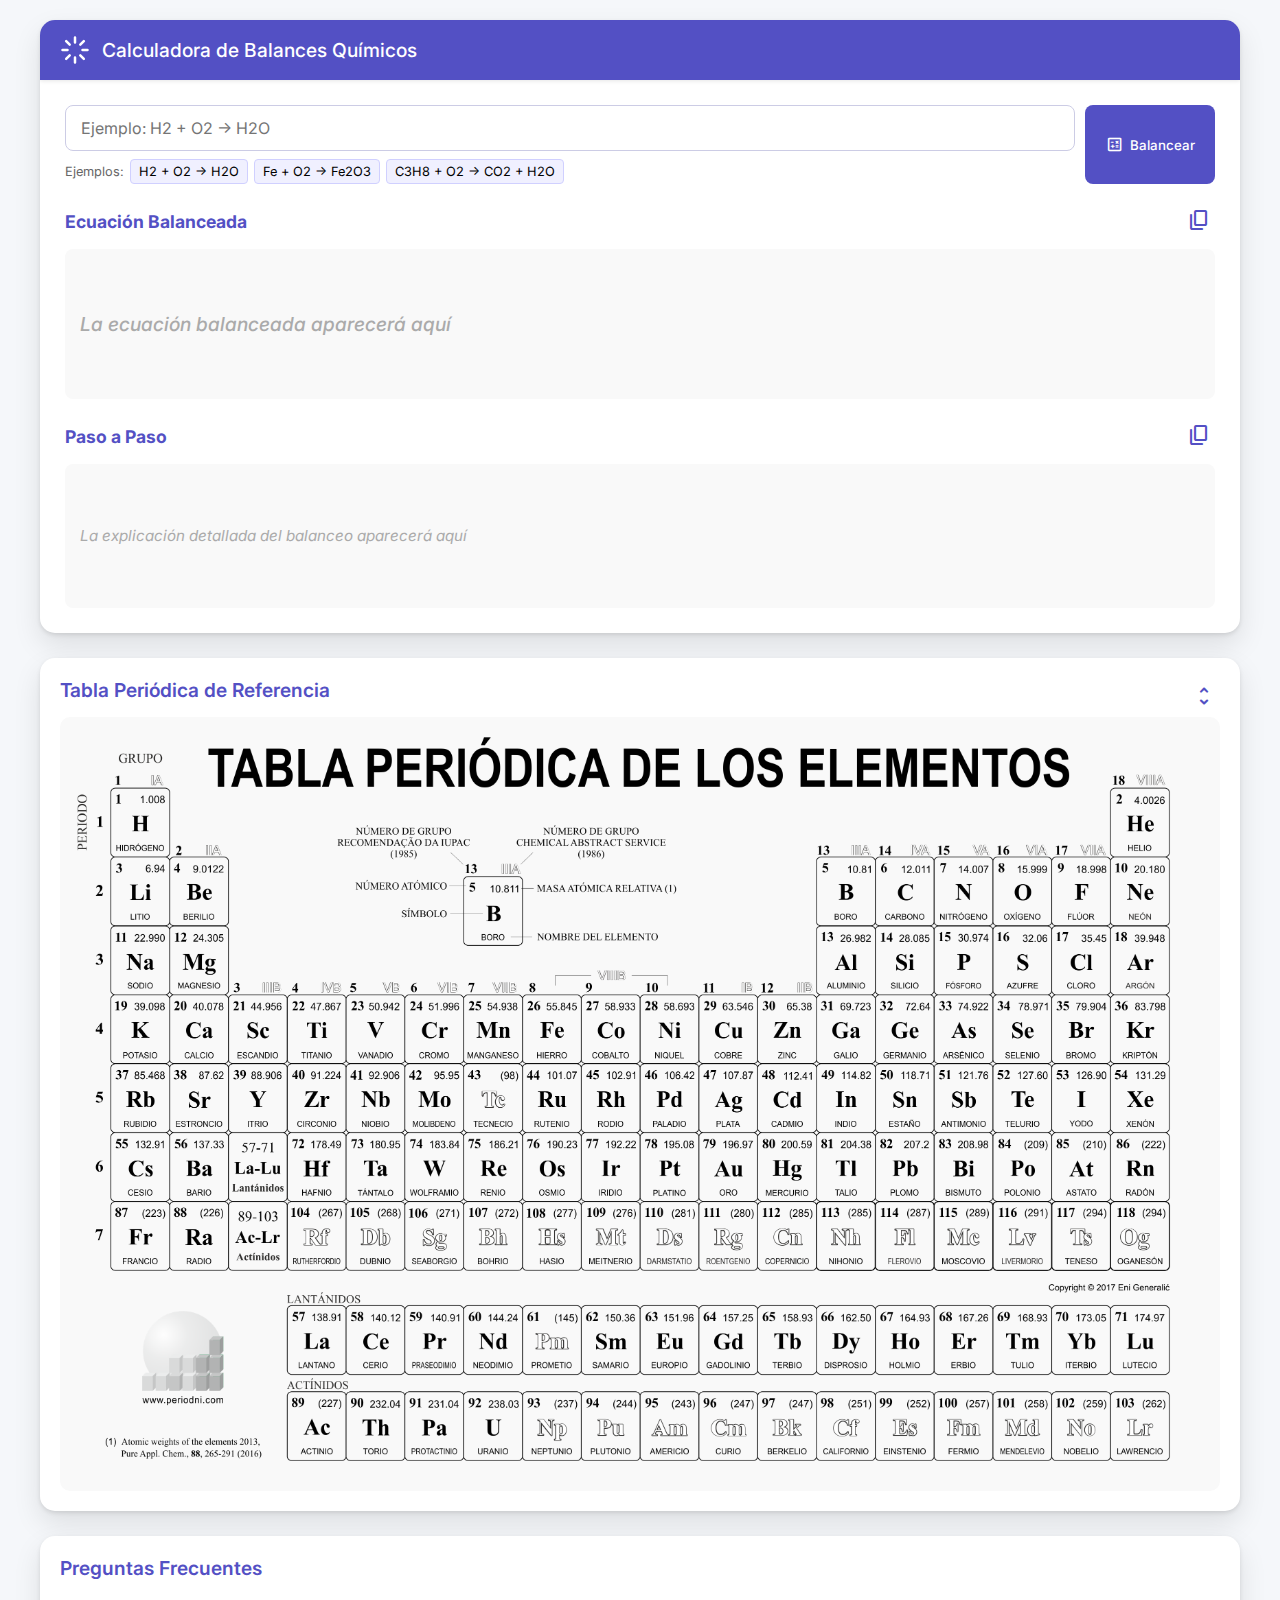
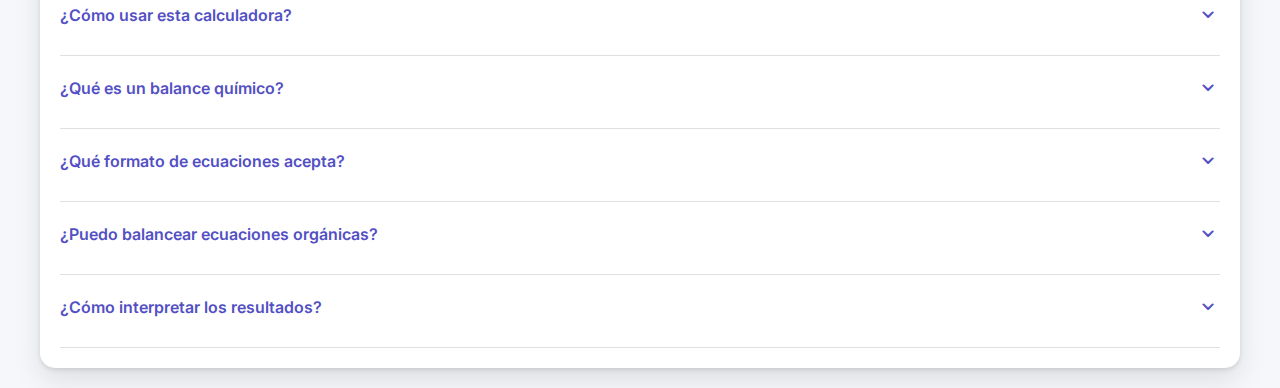
<file: index.html>
<!DOCTYPE html>
<html lang="es">
<head>
    <meta charset="UTF-8">
    <meta name="viewport" content="width=device-width, initial-scale=1.0">
    <title>Calculadora de Balances Químicos</title>
    <link rel="stylesheet" href="https://fonts.googleapis.com/css2?family=Material+Symbols+Rounded:opsz,wght,FILL,GRAD@48,400,1,0" />
    <link rel="stylesheet" href="calculadora.css">
</head>
<body>
    <div class="app-container">

        <div class="calculator-container">
            <div class="calculator-header">
                <div class="header-info">
                    <svg class="calculator-logo" xmlns="http://www.w3.org/2000/svg" width="50" height="50" viewBox="0 0 24 24" fill="none" stroke="currentColor" stroke-width="2" stroke-linecap="round" stroke-linejoin="round">
                        <path d="M12 2v4M12 18v4M4.93 4.93l2.83 2.83M16.24 16.24l2.83 2.83M2 12h4M18 12h4M4.93 19.07l2.83-2.83M16.24 7.76l2.83-2.83"></path>
                    </svg>
                    <h2 class="logo-text">Calculadora de Balances Químicos</h2>
                </div>
            </div>

            <div class="calculator-body">
           
                <div class="input-section">
                    <div class="input-wrapper">
                        <input type="text" id="equation-input" placeholder="Ejemplo: H2 + O2 → H2O">
                        <div class="example-equations">
                            <span class="example-tag">Ejemplos:</span>
                            <button class="example-btn" data-equation="H2 + O2 → H2O">H2 + O2 → H2O</button>
                            <button class="example-btn" data-equation="Fe + O2 → Fe2O3">Fe + O2 → Fe2O3</button>
                            <button class="example-btn" data-equation="C3H8 + O2 → CO2 + H2O">C3H8 + O2 → CO2 + H2O</button>
                        </div>
                    </div>
                    <button id="calculate-button" class="calculate-btn">
                        <span class="material-symbols-rounded">calculate</span>
                        Balancear
                    </button>
                </div>
                
          
                <div class="results-container">
                    <div class="result-section">
                        <div class="section-header">
                            <h3>Ecuación Balanceada</h3>
                            <button id="copy-equation" class="icon-btn" title="Copiar ecuación">
                                <span class="material-symbols-rounded">content_copy</span>
                            </button>
                        </div>
                        <div id="balanced-equation" class="result-box">
                            <div class="placeholder-text">La ecuación balanceada aparecerá aquí</div>
                        </div>
                    </div>
                    
                    <div class="steps-section">
                        <div class="section-header">
                            <h3>Paso a Paso</h3>
                            <button id="copy-steps" class="icon-btn" title="Copiar explicación">
                                <span class="material-symbols-rounded">content_copy</span>
                            </button>
                        </div>
                        <div id="solution-steps" class="steps-box">
                            <div class="placeholder-text">La explicación detallada del balanceo aparecerá aquí</div>
                        </div>
                    </div>
                </div>
            </div>
        </div>

  
        <div class="support-section periodic-table">
            <div class="section-header">
                <h3>Tabla Periódica de Referencia</h3>
                <button id="toggle-table" class="icon-btn" title="Expandir/Contraer">
                    <span class="material-symbols-rounded">unfold_more</span>
                </button>
            </div>
            <div class="table-container">
                <img src="tabla_periodica-negro.png" alt="Tabla Periódica de los Elementos" class="periodic-table-img">
            </div>
        </div>

       
        <div class="support-section faq">
            <h3>Preguntas Frecuentes</h3>
            <div class="faq-container">
                <div class="faq-item">
                    <div class="faq-question">
                        <span>¿Cómo usar esta calculadora?</span>
                        <span class="material-symbols-rounded">expand_more</span>
                    </div>
                    <div class="faq-answer">
                        Simplemente escribe tu ecuación química en el campo de texto y presiona el botón de enviar. 
                        La calculadora te mostrará la ecuación balanceada correctamente.
                    </div>
                </div>
                
                <div class="faq-item">
                    <div class="faq-question">
                        <span>¿Qué es un balance químico?</span>
                        <span class="material-symbols-rounded">expand_more</span>
                    </div>
                    <div class="faq-answer">
                        Es el proceso de ajustar los coeficientes estequiométricos en una ecuación química para que 
                        el número de átomos de cada elemento sea igual en ambos lados de la ecuación.
                    </div>
                </div>
                
                <div class="faq-item">
                    <div class="faq-question">
                        <span>¿Qué formato de ecuaciones acepta?</span>
                        <span class="material-symbols-rounded">expand_more</span>
                    </div>
                    <div class="faq-answer">
                        Acepta ecuaciones con fórmulas químicas estándar. Usa "+" para separar compuestos y "→" o "=" 
                        para separar reactivos de productos.
                    </div>
                </div>
                
                <div class="faq-item">
                    <div class="faq-question">
                        <span>¿Puedo balancear ecuaciones orgánicas?</span>
                        <span class="material-symbols-rounded">expand_more</span>
                    </div>
                    <div class="faq-answer">
                        Sí, la calculadora puede balancear tanto compuestos inorgánicos como orgánicos, incluyendo 
                        hidrocarburos y otros compuestos complejos.
                    </div>
                </div>
                
                <div class="faq-item">
                    <div class="faq-question">
                        <span>¿Cómo interpretar los resultados?</span>
                        <span class="material-symbols-rounded">expand_more</span>
                    </div>
                    <div class="faq-answer">
                        Los números que aparecen delante de las fórmulas son los coeficientes que balancean la ecuación. 
                        No modifiques los subíndices de las fórmulas.
                    </div>
                </div>
            </div>
        </div>
    </div>

    
    <div id="copy-notification" class="copy-notification">
        ¡Texto copiado al portapapeles!
    </div>

    <script src="main.js"></script>
</body>
</html>
</file>
<file: calculadora.css>
@import url('https://fonts.googleapis.com/css2?family=Inter:opsz,wght@14..32,100..900&display=swap');

* {
    margin: 0;
    padding: 0;
    box-sizing: border-box;
    font-family: "Inter", sans-serif;
}

body {
    min-height: 100vh;
    background: #f5f7fa;
    display: flex;
    justify-content: center;
    padding: 20px;
}

.app-container {
    width: 100%;
    max-width: 1200px;
    display: flex;
    flex-direction: column;
    gap: 25px;
}


.calculator-container,
.chatbot-popup {
    width: 100%;
    background: #fff;
    overflow: hidden;
    border-radius: 15px;
    box-shadow: 0 12px 28px 0 rgba(0, 0, 0, 0.1),
                0 2px 4px 0 rgba(0, 0, 0, 0.1);
    display: flex;
    flex-direction: column;
}


.calculator-header,
.chat-header {
    display: flex;
    align-items: center;
    background: #5350C4;
    padding: 15px 20px;
    color: #fff;
    box-shadow: 0 1px 4px rgba(0, 0, 0, 0.1);
}

.header-info {
    display: flex;
    gap: 12px;
    align-items: center;
}

.calculator-logo,
.chatbot-logo {
    height: 30px;
    width: 30px;
    stroke: #fff;
    flex-shrink: 0;
    background: transparent;
    border-radius: 50%;
}

.logo-text,
.calculator-header h2 {
    color: #fff;
    font-size: 1.2rem;
    font-weight: 500;
}

.calculator-body {
    padding: 25px;
    display: flex;
    flex-direction: column;
    gap: 20px;
}

.input-section {
    display: flex;
    gap: 10px;
}

.input-wrapper {
    flex: 1;
    display: flex;
    flex-direction: column;
    gap: 8px;
}

.example-equations {
    display: flex;
    flex-wrap: wrap;
    gap: 6px;
    align-items: center;
}

.example-tag {
    font-size: 0.8rem;
    color: #666;
}

.example-btn {
    padding: 4px 8px;
    background: #f0f0ff;
    border: 1px solid #d0d0ff;
    border-radius: 4px;
    font-size: 0.8rem;
    cursor: pointer;
    transition: all 0.2s ease;
}

.example-btn:hover {
    background: #e0e0ff;
}

#equation-input,
.message-input {
    flex: 1;
    padding: 12px 15px;
    border: 1px solid #CCCCE5;
    border-radius: 8px;
    font-size: 1rem;
    outline: none;
    transition: all 0.2s ease;
    resize: none;
}

#equation-input:focus,
.message-input:focus,
.chat-form:focus-within {
    border-color: #5350C4;
    box-shadow: 0 0 0 2px rgba(83, 80, 196, 0.2);
}

#calculate-button,
.chat-controls #send-message {
    padding: 0 20px;
    background: #5350C4;
    color: white;
    border: none;
    border-radius: 8px;
    font-weight: 500;
    cursor: pointer;
    transition: background 0.2s ease;
    display: flex;
    align-items: center;
    gap: 6px;
}

#calculate-button:hover,
.chat-controls #send-message:hover {
    background: #3d39ac;
}

.calculate-btn .material-symbols-rounded {
    font-size: 1.2rem;
}

.results-container {
    display: flex;
    flex-direction: column;
    gap: 20px;
}

.result-section,
.steps-section {
    display: flex;
    flex-direction: column;
    gap: 10px;
}

.section-header {
    display: flex;
    justify-content: space-between;
    align-items: center;
}

.section-header h3 {
    color: #5350C4;
    font-size: 1.1rem;
}

.icon-btn {
    background: none;
    border: none;
    color: #5350C4;
    cursor: pointer;
    padding: 4px;
    border-radius: 50%;
    transition: background 0.2s ease;
}

.icon-btn:hover {
    background: #f0f0ff;
}

.result-box,
.steps-box {
    background: #f9f9f9;
    border-radius: 8px;
    padding: 15px;
    min-height: 60px;
}

.result-box {
    font-size: 1.2rem;
    font-weight: 500;
    color: #333;
    white-space: pre-wrap;
}

.steps-box {
    font-size: 0.95rem;
    line-height: 1.5;
    color: #555;
    white-space: pre-wrap;
}

.placeholder-text {
    color: #aaa;
    font-style: italic;
}
.chatbot-popup {
    height: 700px;
}

.chat-body {
    padding: 20px;
    height: 580px;
    overflow-y: auto;
    display: flex;
    flex-direction: column;
    gap: 16px;
    background: #f9f9f9;
}

.chat-body::-webkit-scrollbar {
    width: 6px;
}

.chat-body::-webkit-scrollbar-thumb {
    background-color: #ccccf5;
    border-radius: 3px;
}

.message {
    display: flex;
    gap: 12px;
    align-items: flex-end;
}

.message-text {
    padding: 12px 16px;
    max-width: 85%;
    font-size: 0.95rem;
    line-height: 1.4;
}

.bot-message .bot-avatar {
    height: 32px;
    width: 32px;
    stroke: #fff;
    flex-shrink: 0;
    margin-bottom: 2px;
    background: #5350C4;
    border-radius: 50%;
    padding: 6px;
}

.user-message {
    flex-direction: column;
    align-items: flex-end;
}

.bot-message .message-text {
    background: #F2F2FF;
    color: #333;
    border-radius: 13px 13px 13px 3px;
}

.user-message .message-text {
    color: #fff;
    background: #5350C4;
    border-radius: 13px 13px 3px 13px;
}

.chat-footer {
    background: #fff;
    padding: 15px 20px 20px;
    border-top: 1px solid #e0e0e0;
}

.chat-form {
    display: flex;
    align-items: center;
    background: #fff;
    border-radius: 25px;
    outline: 1px solid #CCCCE5;
    transition: all 0.2s ease;
}

.message-input::placeholder {
    color: #95a5a6;
}

.chat-controls {
    display: flex;
    height: 47px;
    gap: 4px;
    align-items: center;
    padding-right: 8px;
}

.chat-controls button {
    height: 36px;
    width: 36px;
    border: none;
    font-size: 1.15rem;
    cursor: pointer;
    color: #706DB0;
    background: none;
    border-radius: 50%;
    transition: 0.2s ease;
}

.message-input:valid~.chat-controls #send-message {
    display: flex;
}

.chat-controls button:hover {
    background: #f1f1ff;
}

.file-upload-wrapper {
    height: 36px;
    width: 36px;
    position: relative;
}

.file-upload-wrapper img {
    display: none;
    width: 100%;
    height: 100%;
    object-fit: cover;
    border-radius: 50%;
}

.file-upload-wrapper #file-cancel {
    color: #e74c3c;
    background: #fff;
}

.file-upload-wrapper :where(img, #file-cancel),
.file-upload-wrapper.file-uploaded #file-upload {
    display: none;   
}

.file-upload-wrapper.file-uploaded img,
.file-upload-wrapper.file-uploaded:hover #file-cancel {
    display: block;
}
.support-section {
    background: #fff;
    border-radius: 15px;
    padding: 20px;
    box-shadow: 0 12px 28px 0 rgba(0, 0, 0, 0.1),
                0 2px 4px 0 rgba(0, 0, 0, 0.1);
}

.support-section h3 {
    color: #5350C4;
    margin-bottom: 15px;
    font-size: 1.2rem;
    font-weight: 600;
}

.periodic-table .table-container {
    width: 100%;
    background: #f9f9f9;
    border-radius: 10px;
    padding: 10px;
    display: flex;
    justify-content: center;
}

.periodic-table-img {
    max-width: 100%;
    height: auto;
    border-radius: 8px;
}
.faq-container {
    display: flex;
    flex-direction: column;
    gap: 12px;
}

.faq-item {
    border-bottom: 1px solid #e0e0e0;
    padding-bottom: 12px;
}

.faq-question {
    font-weight: 600;
    color: #5350C4;
    margin-bottom: 8px;
    cursor: pointer;
    display: flex;
    justify-content: space-between;
    align-items: center;
    padding: 8px 0;
}

.faq-question .material-symbols-rounded {
    transition: transform 0.3s ease;
}

.faq-item.active .faq-question .material-symbols-rounded {
    transform: rotate(180deg);
}

.faq-answer {
    color: #555;
    font-size: 0.9rem;
    line-height: 1.5;
    padding-left: 10px;
    max-height: 0;
    overflow: hidden;
    transition: max-height 0.3s ease;
}

.faq-item.active .faq-answer {
    max-height: 500px;
    padding-bottom: 8px;
}

.copy-notification {
    position: fixed;
    bottom: 20px;
    left: 50%;
    transform: translateX(-50%);
    background: rgba(0, 0, 0, 0.7);
    color: white;
    padding: 10px 20px;
    border-radius: 20px;
    font-size: 0.9rem;
    opacity: 0;
    transition: opacity 0.3s ease;
    z-index: 1000;
}

.copy-notification.show {
    opacity: 1;
}

.loading-dots {
    display: flex;
    gap: 4px;
    justify-content: center;
}

.loading-dots span {
    display: inline-block;
    width: 8px;
    height: 8px;
    border-radius: 50%;
    background: #5350C4;
    opacity: 0;
    animation: loading-dots 1.4s infinite ease-in-out;
}

.loading-dots span:nth-child(1) {
    animation-delay: 0s;
}
.loading-dots span:nth-child(2) {
    animation-delay: 0.2s;
}
.loading-dots span:nth-child(3) {
    animation-delay: 0.4s;
}

@keyframes loading-dots {
    0%, 100% { opacity: 0.2; }
    50% { opacity: 1; }
}

/* Responsive */
@media (max-width: 768px) {
    body {
        padding: 10px;
    }
    
    .chatbot-popup {
        height: 600px;
    }
    
    .chat-body {
        height: 480px;
    }
    
    .input-section {
        flex-direction: column;
    }
    
    #calculate-button,
    .support-section {
        padding: 12px;
    }
    
    .message-text {
        max-width: 80%;
    }
}
</file>
